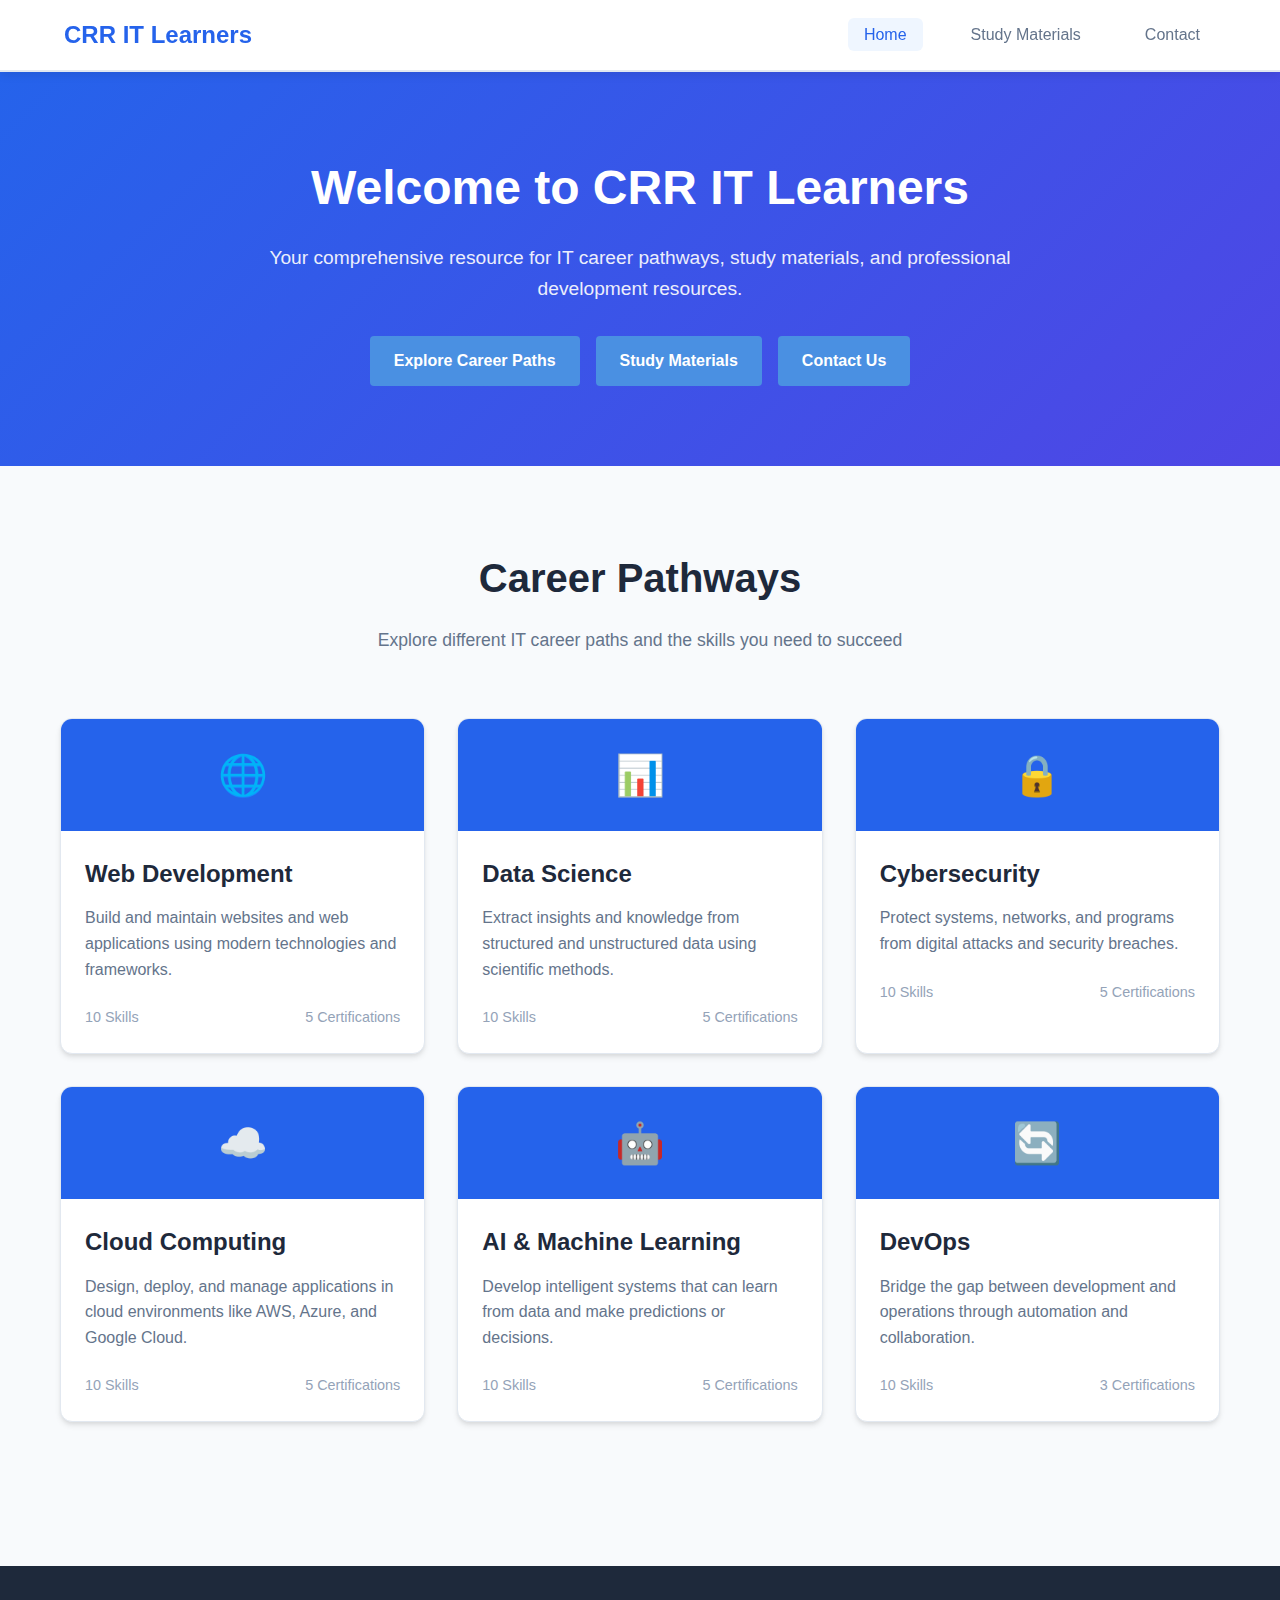
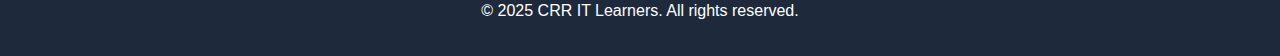
<file: index.html>
<!DOCTYPE html>
<html lang="en">
<head>
    <meta charset="UTF-8">
    <meta name="viewport" content="width=device-width, initial-scale=1.0">
    <title>CRR IT Learners - Home</title>
    <link rel="stylesheet" href="style.css">
    <script src="script.js" defer></script>
    <script src="pathways.js" defer></script>
</head>
<body>
    <nav class="navbar">
        <div class="nav-container">
            <div class="nav-logo">
                <h1>CRR IT Learners</h1>
            </div>
            <button class="nav-toggle" id="mobile-menu">
                <span class="bar"></span>
                <span class="bar"></span>
                <span class="bar"></span>
            </button>
            <ul class="nav-menu" id="nav-menu">
                <li class="nav-item">
                    <a href="index.html" class="nav-link active">Home</a>
                </li>
                <li class="nav-item">
                    <a href="semester.html" class="nav-link">Study Materials</a>
                </li>
                <li class="nav-item">
                    <a href="contact.html" class="nav-link">Contact</a>
                </li>
            </ul>
        </div>
    </nav>

    <main class="main-content">
        <section class="hero">
            <div class="hero-content">
                <h1>Welcome to CRR IT Learners</h1>
                <p>Your comprehensive resource for IT career pathways, study materials, and professional development resources.</p>
                <div class="hero-buttons">
                    <a href="#career-pathways" class="btn btn-primary">Explore Career Paths</a>
                    <a href="semester.html" class="btn btn-secondary">Study Materials</a>
                    <a href="contact.html" class="btn btn-tertiary">Contact Us</a>
                </div>
            </div>
        </section>

        <section id="career-pathways" class="career-pathways">
            <div class="container">
                <h2>Career Pathways</h2>
                <p class="section-subtitle">Explore different IT career paths and the skills you need to succeed</p>
                
                <div class="pathways-grid" id="pathways-container">
                    <!-- Career pathway cards will be dynamically inserted here -->
                </div>

                <!-- Pathway Details Modal -->
                <div id="pathway-modal" class="modal">
                    <div class="modal-content">
                        <span class="close-btn">&times;</span>
                        <div id="pathway-details">
                            <!-- Dynamic content will be inserted here -->
                        </div>
                    </div>
                </div>
            </div>
        </section>
    </main>

    <footer class="footer">
        <div class="container">
            <p>&copy; 2025 CRR IT Learners. All rights reserved.</p>
        </div>
    </footer>

    <script src="script.js"></script>
</body>
</html>
</file>
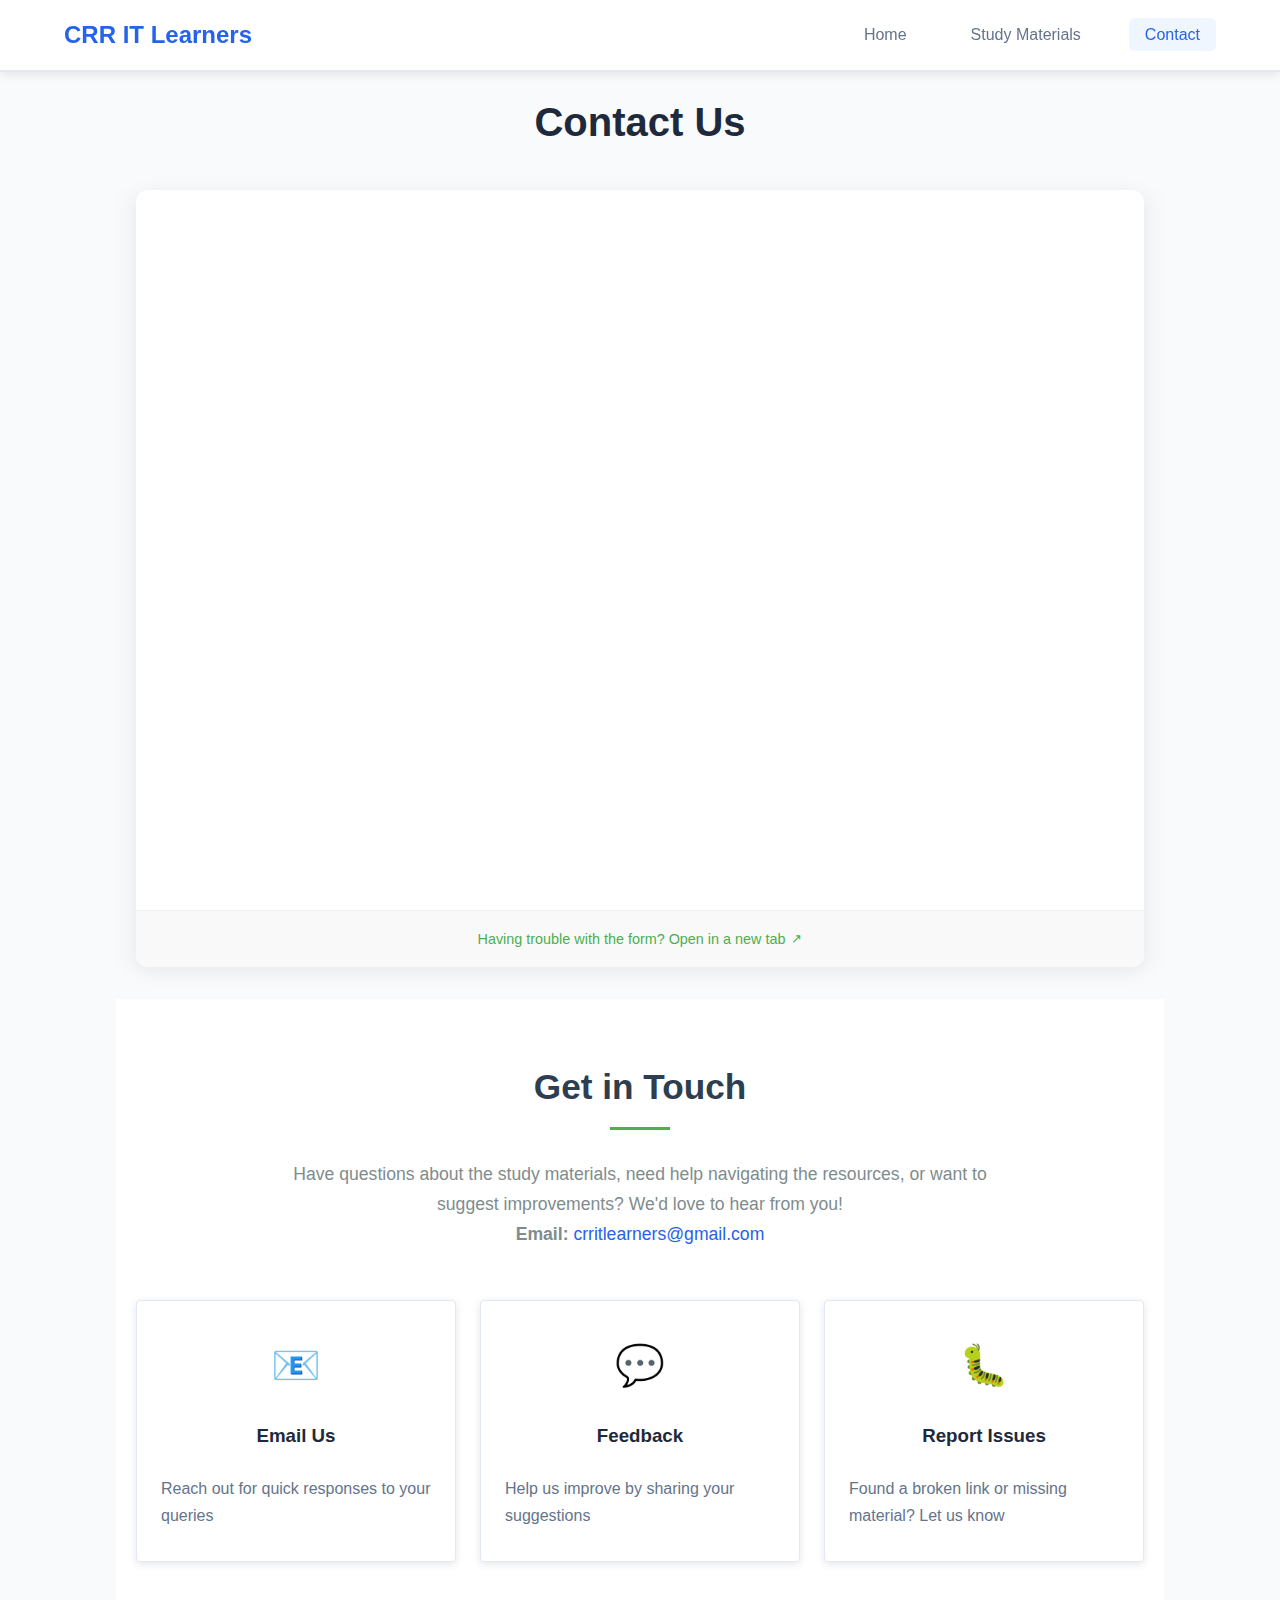
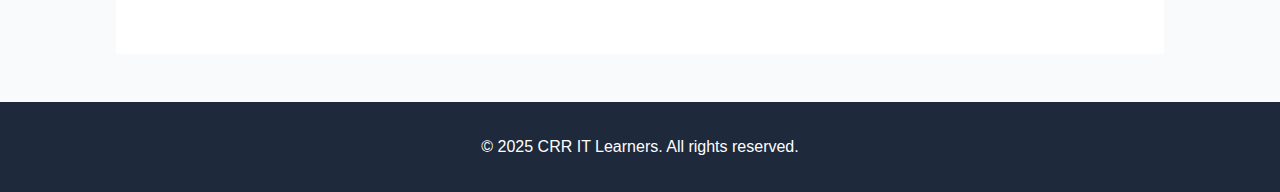
<file: contact.html>
<!DOCTYPE html>
<html lang="en">
<head>
    <meta charset="UTF-8">
    <meta name="viewport" content="width=device-width, initial-scale=1.0">
    <title>CRR IT Learners - Contact Us</title>
    <style>
        iframe {
            max-width: 100%;
            display: block;
            margin: 0 auto;
        }
    </style>
    <link rel="stylesheet" href="style.css">
    <script src="script.js" defer></script>
</head>
<body>
    <nav class="navbar">
        <div class="nav-container">
            <div class="nav-logo">
                <h1>CRR IT Learners</h1>
            </div>
            <button class="nav-toggle" id="mobile-menu">
                <span class="bar"></span>
                <span class="bar"></span>
                <span class="bar"></span>
            </button>
            <ul class="nav-menu" id="nav-menu">
                <li class="nav-item">
                    <a href="index.html" class="nav-link">Home</a>
                </li>
                <li class="nav-item">
                    <a href="semester.html" class="nav-link">Study Materials</a>
                </li>

                <li class="nav-item">
                    <form action="https://formsubmit.co/crritlearners@gmail.com" method="POST" class="custom-form">
                        <!-- Honeypot -->
                        <input type="text" name="_honey" style="display:none">
                        <!-- Disable Captcha -->
                        <input type="hidden" name="_captcha" value="false">
                        <!-- Success Page -->
                        <input type="hidden" name="_next" value="https://yourwebsite.com/thank-you.html">
                        <a href="contact.html" class="nav-link active">Contact</a>
                    </form>
                </li>
            </ul>
        </div>
    </nav>

    <main class="main-content" style="min-height: 100vh; display: flex; flex-direction: column;">
        <div class="container" style="flex: 1; display: flex; flex-direction: column;">
            <div class="page-header" style="padding: 20px 0;">
                <h1>Contact Us</h1>
            </div>

            <div class="contact-content" style="flex: 1; display: flex; flex-direction: column; max-width: 100%; margin: 0; padding: 0 20px;">
                <!-- Google Form Section -->
                <div class="contact-form-section" style="flex: 1; display: flex; flex-direction: column; padding: 0; background: #f8f9fa;">
                    <div style="flex: 1; display: flex; flex-direction: column; width: 100%; max-width: 100%; margin: 0; padding: 0 20px;">
                        
                        <div style="flex: 1; display: flex; flex-direction: column; background: white; border-radius: 12px; box-shadow: 0 4px 20px rgba(0,0,0,0.08); overflow: hidden; width: 100%; max-width: 100%; margin: 0 auto;">
                            <div style="flex: 1; display: flex; flex-direction: column; width: 100%; overflow: hidden; position: relative;">
                                <iframe 
                                    src="https://docs.google.com/forms/d/e/1FAIpQLSc8wjqrkRXHsGT9vjMmwy2AI7HtIs3YjKs4ZVqvjHNb8jf87Q/viewform?embedded=true" 
                                    width="100%" 
                                    height="100%" 
                                    frameborder="0" 
                                    marginheight="0" 
                                    marginwidth="0"
                                    style="flex: 1; border: none; margin: 0; min-height: 80vh;">
                                    Loading…
                                </iframe>
                            </div>
                            <div style="text-align: center; padding: 15px; background: #f9f9f9; border-top: 1px solid #f0f0f0;">
                                <a href="https://docs.google.com/forms/d/e/1FAIpQLSc8wjqrkRXHsGT9vjMmwy2AI7HtIs3YjKs4ZVqvjHNb8jf87Q/viewform?usp=sf_link" 
                                   target="_blank" 
                                   style="display: inline-flex; align-items: center; color: #4CAF50; text-decoration: none; font-size: 0.9rem; font-weight: 500; transition: color 0.2s ease;">
                                    <span>Having trouble with the form? Open in a new tab</span>
                                    <span style="margin-left: 6px; font-size: 0.9em; transition: transform 0.2s ease;">↗</span>
                                </a>
                            </div>
                        </div>
                    </div>
                </div>

                <!-- Contact Info Section -->
                <div class="contact-info" style="padding: 60px 0; background: #fff;">
                    <div style="max-width: 1200px; margin: 0 auto; padding: 0 20px;">
                        <div style="text-align: center; margin-bottom: 50px;">
                            <h2 style="font-size: 2.2rem; color: #2c3e50; margin: 0 0 15px 0; display: inline-block;">
                                Get in Touch
                                <span style="display: block; width: 60px; height: 3px; background: #4CAF50; margin: 12px auto 0;"></span>
                            </h2>
                            <p style="color: #7f8c8d; font-size: 1.1rem; max-width: 700px; margin: 15px auto 0;">
                                Have questions about the study materials, need help navigating the resources, or want to suggest improvements? We'd love to hear from you!<br>
                                <strong>Email:</strong> <a href="mailto:crritlearners@gmail.com" style="color: #2563eb; text-decoration: none;">crritlearners@gmail.com</a>
                            </p>
                        </div>

                        <div class="contact-details">
                            <div class="contact-item">
                                <div class="contact-icon">📧</div>
                                <h3>Email Us</h3>
                                <p>Reach out for quick responses to your queries</p>
                            </div>
                            <div class="contact-item">
                                <div class="contact-icon">💬</div>
                                <h3>Feedback</h3>
                                <p>Help us improve by sharing your suggestions</p>
                            </div>
                            <div class="contact-item">
                                <div class="contact-icon">🐛</div>
                                <h3>Report Issues</h3>
                                <p>Found a broken link or missing material? Let us know</p>
                            </div>
                        </div>
                    </div>
                </div>
            </div>
        </div>
    </main>

    <footer class="footer">
        <div class="container">
            <p>&copy; 2025 CRR IT Learners. All rights reserved.</p>
        </div>
    </footer>

    <script src="script.js"></script>
</body>
</html>
</file>
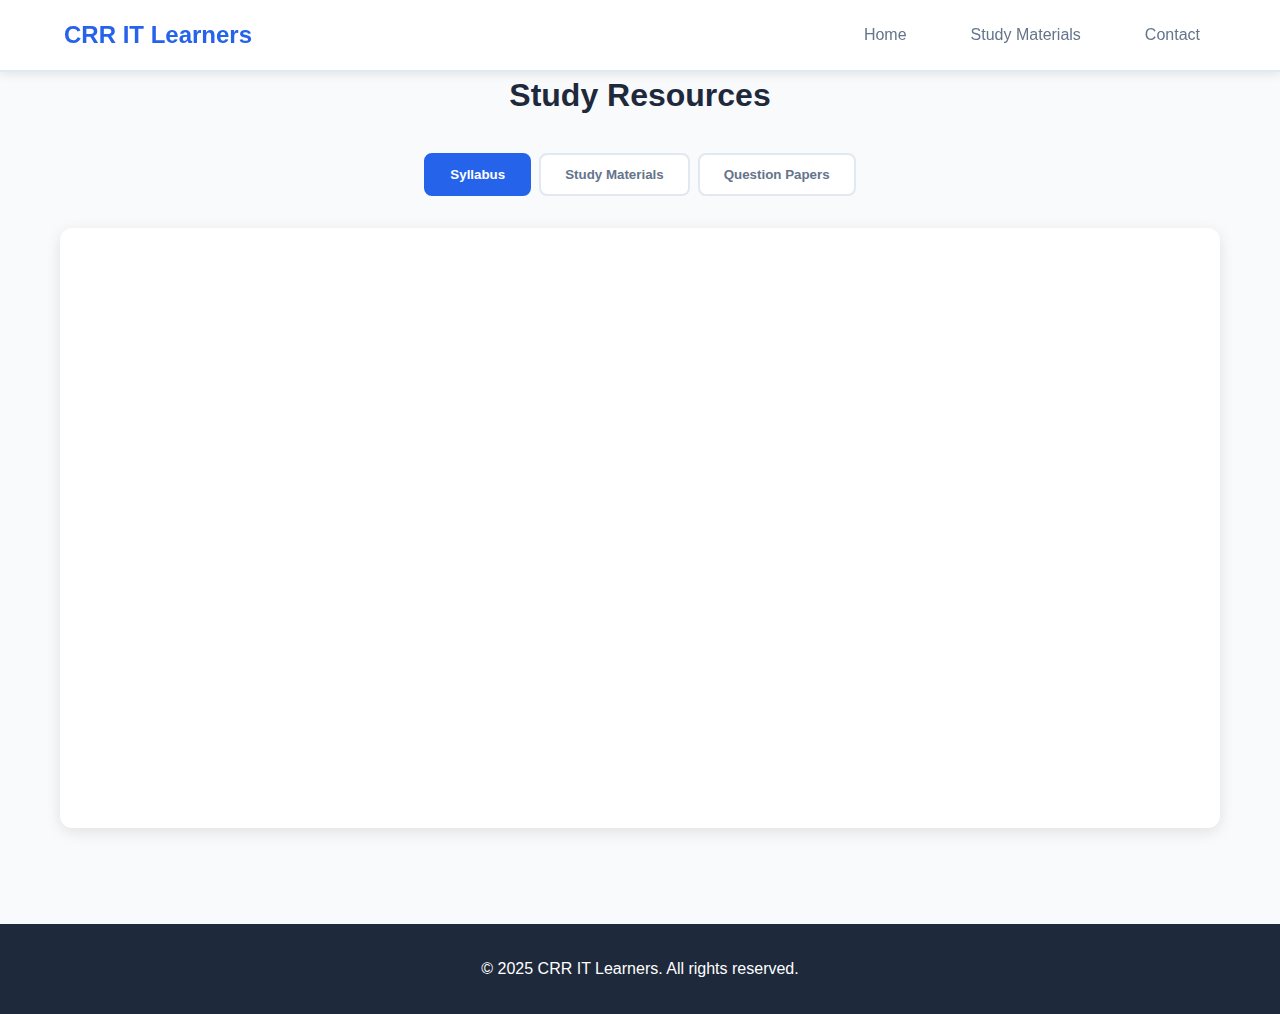
<file: semester.html>
<!DOCTYPE html>
<html lang="en">
<head>
    <meta charset="UTF-8">
    <meta name="viewport" content="width=device-width, initial-scale=1.0">
    <title>CRR IT Learners - Semester</title>
    <link rel="stylesheet" href="style.css">
    <script src="script.js" defer></script>
</head>
<body>
    <nav class="navbar">
        <div class="nav-container">
            <div class="nav-logo">
                <h1>CRR IT Learners</h1>
            </div>
            <button class="nav-toggle" id="mobile-menu">
                <span class="bar"></span>
                <span class="bar"></span>
                <span class="bar"></span>
            </button>
            <ul class="nav-menu" id="nav-menu">
                <li class="nav-item">
                    <a href="index.html" class="nav-link">Home</a>
                </li>
                <li class="nav-item">
                    <a href="semester.html" class="nav-link">Study Materials</a>
                </li>
                <li class="nav-item">
                    <a href="contact.html" class="nav-link">Contact</a>
                </li>
            </ul>
        </div>
    </nav>

    <main class="main-content">
        <div class="container">
            <!-- Study Resources Section (kept as requested) -->

            <!-- Resources section -->
            <section class="resources-section">
                <h2>Study Resources</h2>
                <div class="resources-tabs">
                    <button class="tab-button active" data-tab="syllabus">Syllabus</button>
                    <button class="tab-button" data-tab="materials">Study Materials</button>
                    <button class="tab-button" data-tab="papers">Question Papers</button>
                </div>

                <div class="tab-content">
                    <div id="syllabus" class="tab-pane active">
                        <div class="iframe-container">
                            <iframe 
                                src="https://docs.google.com/spreadsheets/d/1vVCmyutBC8qOtNfOv4nKfjGZWctkFu4ARsN9zTlzw3Y/preview"
                                frameborder="0"
                                title="Syllabus">
                            </iframe>
                        </div>
                    </div>

                    <div id="materials" class="tab-pane">
                        <div class="iframe-container">
                            <iframe 
                                src="https://docs.google.com/spreadsheets/d/1aahA-k25OzvyAHCu2fBIOtUhsADY-HYGcRui8KeFwmA/preview"
                                frameborder="0"
                                title="Study Materials">
                            </iframe>
                        </div>
                    </div>

                    <div id="papers" class="tab-pane">
                        <div class="iframe-container">
                            <iframe 
                                src="https://docs.google.com/spreadsheets/d/15Op5XHbA-tPLHM_XQ3koou_YLYag94uHjT3Oh8lkrcM/preview"
                                frameborder="0"
                                title="Question Papers">
                            </iframe>
                        </div>
                    </div>
                </div>
            </section>

            <!-- Navigation between semesters -->
            <section class="semester-navigation">
                <div class="nav-buttons">
                    <button id="prev-semester" class="nav-btn prev-btn" style="display: none;">
                        ← Previous Semester
                    </button>
                    <button id="next-semester" class="nav-btn next-btn" style="display: none;">
                        Next Semester →
                    </button>
                </div>
            </section>
        </div>
    </main>

    <footer class="footer">
        <div class="container">
            <p>&copy; 2025 CRR IT Learners. All rights reserved.</p>
        </div>
    </footer>

    <script src="script.js"></script>
</body>
</html>
</file>
<file: style.css>
/* Career Pathways Section */
.career-pathways {
    padding: 5rem 0;
    background-color: #f8fafc;
}

.career-pathways h2 {
    text-align: center;
    font-size: 2.5rem;
    margin-bottom: 1rem;
    color: #1e293b;
}

.section-subtitle {
    text-align: center;
    color: #64748b;
    max-width: 700px;
    margin: 0 auto 3rem;
    font-size: 1.1rem;
}

.pathways-grid {
    display: grid;
    grid-template-columns: repeat(auto-fill, minmax(300px, 1fr));
    gap: 2rem;
    padding: 1rem 0;
}

.pathway-card {
    background: white;
    border-radius: 12px;
    overflow: hidden;
    box-shadow: 0 4px 6px -1px rgba(0, 0, 0, 0.1), 0 2px 4px -1px rgba(0, 0, 0, 0.06);
    transition: transform 0.3s ease, box-shadow 0.3s ease;
    cursor: pointer;
    border: 1px solid #e2e8f0;
}

.pathway-card:hover {
    transform: translateY(-5px);
    box-shadow: 0 10px 15px -3px rgba(0, 0, 0, 0.1), 0 4px 6px -2px rgba(0, 0, 0, 0.05);
}

.pathway-icon {
    background: #2563eb;
    color: white;
    font-size: 2.5rem;
    padding: 1.5rem;
    text-align: center;
}

.pathway-content {
    padding: 1.5rem;
}

.pathway-content h3 {
    color: #1e293b;
    margin-bottom: 0.75rem;
    font-size: 1.5rem;
}

.pathway-content p {
    color: #64748b;
    line-height: 1.6;
    margin-bottom: 1.5rem;
}

.pathway-meta {
    display: flex;
    justify-content: space-between;
    color: #94a3b8;
    font-size: 0.9rem;
}

/* Modal Styles */
.modal {
    display: none;
    position: fixed;
    top: 0;
    left: 0;
    width: 100%;
    height: 100%;
    background-color: rgba(0, 0, 0, 0.7);
    z-index: 1000;
    overflow-y: auto;
    padding: 2rem 1rem;
}

.modal-content {
    background: white;
    margin: 2rem auto;
    max-width: 800px;
    border-radius: 12px;
    overflow: hidden;
    box-shadow: 0 20px 25px -5px rgba(0, 0, 0, 0.1), 0 10px 10px -5px rgba(0, 0, 0, 0.04);
    position: relative;
}

.close-btn {
    position: absolute;
    top: 1rem;
    right: 1.5rem;
    font-size: 2rem;
    color: #94a3b8;
    cursor: pointer;
    transition: color 0.2s;
    z-index: 10;
}

.close-btn:hover {
    color: #ef4444;
}

.pathway-details {
    padding: 2.5rem 2.5rem 2.5rem 3rem;
}

.pathway-header {
    margin-bottom: 2rem;
    padding-bottom: 1.5rem;
    border-bottom: 1px solid #e2e8f0;
}

.pathway-header h2 {
    color: #1e293b;
    font-size: 2rem;
    margin-bottom: 0.5rem;
}

.pathway-description {
    color: #475569;
    line-height: 1.7;
    margin-bottom: 2rem;
}

.details-section {
    margin-bottom: 2.5rem;
}

.details-section h3 {
    color: #1e293b;
    font-size: 1.5rem;
    margin-bottom: 1.25rem;
    padding-bottom: 0.75rem;
    border-bottom: 2px solid #e2e8f0;
}

.skills-list, .certifications-list, .resources-list {
    list-style: none;
    padding-left: 0;
}

.skills-list li, .certifications-list li, .resources-list li {
    padding: 0.75rem 1rem;
    margin-bottom: 0.5rem;
    background: #f8fafc;
    border-radius: 6px;
    display: flex;
    align-items: center;
    transition: transform 0.2s, background 0.2s;
}

.skills-list li:hover, .certifications-list li:hover, .resources-list li:hover {
    background: #f1f5f9;
    transform: translateX(5px);
}

.skill-level {
    display: inline-block;
    padding: 0.25rem 0.75rem;
    border-radius: 9999px;
    font-size: 0.75rem;
    font-weight: 600;
    margin-left: auto;
    text-transform: uppercase;
    letter-spacing: 0.05em;
}

.beginner {
    background: #dbeafe;
    color: #1e40af;
}

.intermediate {
    background: #fef3c7;
    color: #92400e;
}

.advanced {
    background: #d1fae5;
    color: #065f46;
}

.certifications-list a, .resources-list a {
    color: #2563eb;
    text-decoration: none;
    transition: color 0.2s;
    display: flex;
    align-items: center;
    width: 100%;
}

.certifications-list a:hover, .resources-list a:hover {
    color: #1d4ed8;
    text-decoration: underline;
}

.certifications-list a::before, .resources-list a::before {
    content: '🔗';
    margin-right: 0.5rem;
    font-size: 0.9em;
}

@media (max-width: 768px) {
    .pathways-grid {
        grid-template-columns: 1fr;
    }
    
    .pathway-details {
        padding: 1.5rem;
    }
    
    .modal-content {
        margin: 1rem;
    }
}

/* Reset and base styles */
* {
    margin: 0;
    padding: 0;
    box-sizing: border-box;
}

body {
    font-family: -apple-system, BlinkMacSystemFont, 'Segoe UI', Roboto, Oxygen, Ubuntu, Cantarell, sans-serif;
    line-height: 1.6;
    color: #333;
    background-color: #f8fafc;
}

.container {
    max-width: 1200px;
    margin: 0 auto;
    padding: 0 20px;
}

/* Navigation */
.navbar {
    background-color: #fff;
    box-shadow: 0 2px 10px rgba(0, 0, 0, 0.1);
    border-bottom: 2px solid #e2e8f0;
    position: fixed;
    top: 0;
    width: 100%;
    z-index: 1000;
}

.nav-container {
    max-width: 1200px;
    margin: 0 auto;
    padding: 0 24px;
    display: flex;
    justify-content: space-between;
    align-items: center;
    height: 70px;
}

.nav-logo h1 {
    color: #2563eb;
    font-size: 1.5rem;
    font-weight: 700;
}

.nav-menu {
    display: flex;
    list-style: none;
    align-items: center;
    gap: 2rem;
}

.nav-link {
    text-decoration: none;
    color: #64748b;
    font-weight: 500;
    padding: 0.5rem 1rem;
    border-radius: 6px;
    transition: all 0.3s ease;
}

.nav-link:hover,
.nav-link.active {
    color: #2563eb;
    background-color: #eff6ff;
}

/* Dropdown */
.dropdown {
    position: relative;
}

.dropdown-toggle::after {
    content: ' ▼';
    font-size: 0.7rem;
    margin-left: 0.5rem;
}

.dropdown-menu {
    position: absolute;
    top: 100%;
    left: 0;
    background: white;
    min-width: 180px;
    box-shadow: 0 10px 25px rgba(0, 0, 0, 0.15);
    border-radius: 8px;
    opacity: 0;
    visibility: hidden;
    transform: translateY(-10px);
    transition: all 0.3s ease;
    list-style: none;
    padding: 0.5rem 0;
}

.dropdown:hover .dropdown-menu {
    opacity: 1;
    visibility: visible;
    transform: translateY(0);
}

.dropdown-link {
    display: block;
    padding: 0.75rem 1rem;
    text-decoration: none;
    color: #64748b;
    transition: all 0.2s ease;
}

.dropdown-link:hover {
    background-color: #f1f5f9;
    color: #2563eb;
}

/* Mobile menu toggle */
.nav-toggle {
    display: none;
    flex-direction: column;
    background: none;
    border: none;
    cursor: pointer;
}

.bar {
    width: 25px;
    height: 3px;
    background-color: #2563eb;
    margin: 3px 0;
    transition: 0.3s;
}

/* Main content */
.main-content {
    margin-top: 70px;
    min-height: calc(100vh - 140px);
}

/* Hero section */
.hero {
    background: linear-gradient(135deg, #2563eb 0%, #4f46e5 100%);
    color: white;
    padding: 80px 0;
    text-align: center;
}

.hero-content {
    max-width: 800px;
    margin: 0 auto;
    padding: 0 20px;
}

.hero h1 {
    font-size: 3rem;
    font-weight: 700;
    margin-bottom: 1rem;
}

.hero p {
    font-size: 1.2rem;
    margin-bottom: 2rem;
    opacity: 0.9;
}

.hero-buttons {
    display: flex;
    gap: 1rem;
    justify-content: center;
    flex-wrap: wrap;
}

.btn {
    display: inline-block;
    padding: 12px 24px;
    text-decoration: none;
    border-radius: 8px;
    font-weight: 600;
    transition: all 0.3s ease;
    cursor: pointer;
    border: 2px solid transparent;
}

.btn-primary {
    background-color: white;
    color: #2563eb;
}

.btn-primary:hover {
    background-color: #f8fafc;
    transform: translateY(-2px);
}

.btn-secondary {
    background-color: #e2e8f0;
    color: #1e293b;
    border: 2px solid #cbd5e1;
}

.btn-secondary:hover {
    background-color: #cbd5e1;
    border-color: #94a3b8;
}

.btn-tertiary {
    background-color: #f8fafc;
    color: #334155;
    border: 2px solid #e2e8f0;
}

.btn-tertiary:hover {
    background-color: #f1f5f9;
    border-color: #cbd5e1;
}

/* Features section */
.features {
    padding: 80px 0;
    background-color: white;
}

.features h2 {
    text-align: center;
    font-size: 2.5rem;
    margin-bottom: 3rem;
    color: #1e293b;
}

.features-grid {
    display: grid;
    grid-template-columns: repeat(auto-fit, minmax(250px, 1fr));
    gap: 2rem;
}

.feature-card {
    text-align: center;
    padding: 2rem;
    border-radius: 12px;
    background: #f8fafc;
    transition: all 0.3s ease;
}

.feature-card:hover {
    transform: translateY(-5px);
    box-shadow: 0 10px 25px rgba(0, 0, 0, 0.1);
}

.feature-icon {
    font-size: 3rem;
    margin-bottom: 1rem;
}

.feature-card h3 {
    font-size: 1.5rem;
    margin-bottom: 1rem;
    color: #1e293b;
}

.feature-card p {
    color: #64748b;
    line-height: 1.7;
}

/* Quick access */
.quick-access {
    padding: 80px 0;
    background: linear-gradient(135deg, #f1f5f9 0%, #e2e8f0 100%);
}

.quick-access h2 {
    text-align: center;
    font-size: 2.5rem;
    margin-bottom: 3rem;
    color: #1e293b;
}

.semester-grid {
    display: grid;
    grid-template-columns: repeat(auto-fit, minmax(250px, 1fr));
    gap: 1.5rem;
}

.semester-card {
    background: white;
    padding: 2rem;
    border-radius: 12px;
    text-align: center;
    cursor: pointer;
    transition: all 0.3s ease;
    box-shadow: 0 2px 10px rgba(0, 0, 0, 0.05);
}

.semester-card:hover {
    transform: translateY(-5px);
    box-shadow: 0 10px 25px rgba(0, 0, 0, 0.15);
    background: linear-gradient(135deg, #2563eb 0%, #4f46e5 100%);
    color: white;
}

.semester-card h3 {
    font-size: 1.5rem;
    margin-bottom: 0.5rem;
    color: inherit;
}

/* Semester page specific */
.semester-header {
    padding: 2rem 0;
    text-align: center;
}

.semester-header h1 {
    font-size: 2.5rem;
    color: #1e293b;
    margin-bottom: 1rem;
}

.breadcrumb {
    color: #64748b;
    margin-bottom: 2rem;
}

.breadcrumb a {
    color: #2563eb;
    text-decoration: none;
}

.breadcrumb a:hover {
    text-decoration: underline;
}

/* Loading */
.loading {
    text-align: center;
    padding: 3rem 0;
}

.spinner {
    width: 40px;
    height: 40px;
    border: 4px solid #e2e8f0;
    border-top: 4px solid #2563eb;
    border-radius: 50%;
    animation: spin 1s linear infinite;
    margin: 0 auto 1rem;
}

@keyframes spin {
    0% { transform: rotate(0deg); }
    100% { transform: rotate(360deg); }
}

/* Subjects section */
.subjects-section {
    margin: 3rem 0;
}

.subjects-section h2 {
    font-size: 2rem;
    margin-bottom: 2rem;
    color: #1e293b;
    text-align: center;
}

.subjects-grid {
    display: grid;
    grid-template-columns: repeat(auto-fill, minmax(300px, 1fr));
    gap: 1rem;
}

.subject-card {
    background: white;
    padding: 1.5rem;
    border-radius: 8px;
    box-shadow: 0 2px 5px rgba(0, 0, 0, 0.1);
    border-left: 4px solid #2563eb;
}

.subject-card h3 {
    color: #1e293b;
    margin-bottom: 0.5rem;
}

.subject-card p {
    color: #64748b;
    font-size: 0.9rem;
}

/* Resources section */
.resources-section {
    margin: 3rem 0;
}

.resources-section h2 {
    font-size: 2rem;
    margin-bottom: 2rem;
    color: #1e293b;
    text-align: center;
}

.resources-tabs {
    display: flex;
    justify-content: center;
    margin-bottom: 2rem;
    gap: 0.5rem;
    flex-wrap: wrap;
}

.tab-button {
    padding: 12px 24px;
    background: white;
    border: 2px solid #e2e8f0;
    border-radius: 8px;
    cursor: pointer;
    font-weight: 600;
    color: #64748b;
    transition: all 0.3s ease;
}

.tab-button.active,
.tab-button:hover {
    background: #2563eb;
    color: white;
    border-color: #2563eb;
}

.tab-content {
    background: white;
    border-radius: 12px;
    overflow: hidden;
    box-shadow: 0 4px 15px rgba(0, 0, 0, 0.1);
}

.tab-pane {
    display: none;
}

.tab-pane.active {
    display: block;
}

.iframe-container {
    width: 100%;
    height: 600px;
    position: relative;
}

.iframe-container iframe {
    width: 100%;
    height: 100%;
    border: none;
}

/* Semester navigation */
.semester-navigation {
    margin: 3rem 0;
    text-align: center;
}

.nav-buttons {
    display: flex;
    justify-content: space-between;
    gap: 1rem;
    flex-wrap: wrap;
}

.nav-btn {
    padding: 12px 24px;
    background: #2563eb;
    color: white;
    border: none;
    border-radius: 8px;
    cursor: pointer;
    font-weight: 600;
    transition: all 0.3s ease;
}

.nav-btn:hover {
    background: #1d4ed8;
    transform: translateY(-2px);
}

.nav-btn:disabled {
    background: #cbd5e1;
    cursor: not-allowed;
    transform: none;
}

/* Contact page */
.page-header {
    padding: 2rem 0;
    text-align: center;
}

.page-header h1 {
    font-size: 2.5rem;
    color: #1e293b;
    margin-bottom: 1rem;
}

.contact-content {
    display: flex;
    flex-wrap: wrap;
    gap: 2rem;
    margin: 2rem 0;
}

.contact-form {
    background: #fff;
    padding: 2rem;
    border-radius: 8px;
    box-shadow: 0 2px 10px rgba(0, 0, 0, 0.1);
}

.form-group {
    margin-bottom: 1.5rem;
}

.form-group label {
    display: block;
    margin-bottom: 0.5rem;
    font-weight: 600;
    color: #333;
}

.form-group input[type="text"],
.form-group input[type="email"],
.form-group textarea {
    width: 100%;
    padding: 0.75rem;
    border: 1px solid #ddd;
    border-radius: 4px;
    font-size: 1rem;
    transition: border-color 0.3s ease;
}

.form-group input[type="text"]:focus,
.form-group input[type="email"]:focus,
.form-group textarea:focus {
    border-color: #4a90e2;
    outline: none;
    box-shadow: 0 0 0 2px rgba(74, 144, 226, 0.2);
}

.form-group textarea {
    min-height: 150px;
    resize: vertical;
}

.form-actions {
    margin-top: 1.5rem;
}

.btn {
    display: inline-block;
    padding: 0.75rem 1.5rem;
    background-color: #4a90e2;
    color: white;
    border: none;
    border-radius: 4px;
    font-size: 1rem;
    cursor: pointer;
    transition: background-color 0.3s ease;
}

.btn:hover {
    background-color: #357abd;
}

#form-message {
    margin-top: 1rem;
    padding: 0.75rem;
    border-radius: 4px;
    display: none;
}

#form-message.success {
    background-color: #d4edda;
    color: #155724;
    border: 1px solid #c3e6cb;
    display: block;
}

#form-message.error {
    background-color: #f8d7da;
    color: #721c24;
    border: 1px solid #f5c6cb;
    display: block;
}

.contact-info h2 {
    font-size: 2rem;
    color: #1e293b;
    margin-bottom: 1rem;
}

.contact-info p {
    color: #64748b;
    line-height: 1.7;
    margin-bottom: 2rem;
}

/* Contact Form */
.contact-form {
    background: #fff;
    padding: 2rem;
    border-radius: 8px;
    box-shadow: 0 4px 6px rgba(0, 0, 0, 0.1);
    max-width: 800px;
    margin: 0 auto;
}

.form-group {
    margin-bottom: 1.5rem;
}

.form-group label {
    display: block;
    margin-bottom: 0.5rem;
    color: #1e293b;
    font-weight: 500;
}

.form-group input[type="text"],
.form-group input[type="email"],
.form-group textarea {
    width: 100%;
    padding: 0.75rem;
    border: 1px solid #e2e8f0;
    border-radius: 4px;
    font-size: 1rem;
    transition: border-color 0.2s;
}

.form-group input[type="text"]:focus,
.form-group input[type="email"]:focus,
.form-group textarea:focus {
    outline: none;
    border-color: #3b82f6;
    box-shadow: 0 0 0 3px rgba(59, 130, 246, 0.1);
}

.form-group textarea {
    min-height: 150px;
    resize: vertical;
}

.required {
    color: #ef4444;
}

.submit-btn {
    background-color: #3b82f6;
    color: white;
    border: none;
    padding: 0.75rem 1.5rem;
    font-size: 1rem;
    font-weight: 500;
    border-radius: 4px;
    cursor: pointer;
    transition: background-color 0.2s;
    width: 100%;
}

.submit-btn:hover {
    background-color: #2563eb;
}

/* Success message */
.form-message {
    margin-top: 1rem;
    padding: 0.75rem;
    border-radius: 4px;
    display: none;
}

.form-message.success {
    background-color: #dcfce7;
    color: #166534;
    display: block;
}

.form-message.error {
    background-color: #fee2e2;
    color: #991b1b;
    display: block;
}

/* Responsive adjustments */
@media (max-width: 768px) {
    .contact-form {
        padding: 1.5rem;
    }
}

@media (max-width: 480px) {
    .contact-form {
        padding: 1rem;
    }
}

.contact-details {
    display: flex;
    flex-wrap: wrap;
    justify-content: center;
    gap: 1.5rem;
    margin: 2rem 0;
}

@media (max-width: 992px) {
    .contact-details {
        gap: 1rem;
    }
}

@media (max-width: 768px) {
    .contact-details {
        flex-direction: column;
        align-items: center;
    }
}

.contact-item {
    display: flex;
    flex-direction: column;
    align-items: center;
    justify-content: center;
    gap: 1rem;
    padding: 2rem 1.5rem;
    background: white;
    border-radius: 4px;
    box-shadow: 0 2px 8px rgba(0, 0, 0, 0.1);
    min-width: 280px;
    max-width: 320px;
    margin: 0 auto;
    border: 1px solid #e2e8f0;
    transition: all 0.3s ease;
    height: 100%;
}

.contact-item:hover {
    transform: translateY(-4px);
    box-shadow: 0 4px 12px rgba(0, 0, 0, 0.15);
}

.contact-icon {
    font-size: 2.5rem;
    margin-bottom: 0.5rem;
}

.contact-item h3 {
    color: #1e293b;
    margin-bottom: 0.5rem;
}

.contact-item p {
    color: #64748b;
    margin: 0;
}

.form-container {
    background: white;
    border-radius: 12px;
    overflow: hidden;
    box-shadow: 0 4px 15px rgba(0, 0, 0, 0.1);
}

.form-container iframe {
    width: 100%;
    min-height: 900px;
    border: none;
}

/* Footer */
.footer {
    background-color: #1e293b;
    color: white;
    text-align: center;
    padding: 2rem 0;
    margin-top: 3rem;
}

/* Responsive design */
@media screen and (max-width: 768px) {
    .nav-menu {
        position: fixed;
        left: -100%;
        top: 70px;
        flex-direction: column;
        background-color: white;
        width: 100%;
        text-align: center;
        transition: 0.3s;
        box-shadow: 0 10px 27px rgba(0, 0, 0, 0.05);
        padding: 2rem 0;
        height: calc(100vh - 70px);
        overflow-y: auto;
    }

    .nav-menu.active {
        left: 0;
    }

    .nav-item {
        margin: 1rem 0;
    }

    .nav-toggle {
        display: flex;
    }

    .dropdown-menu {
        position: static;
        box-shadow: none;
        opacity: 1;
        visibility: visible;
        transform: none;
        background: #f8fafc;
        margin-top: 0.5rem;
    }

    .hero h1 {
        font-size: 2rem;
    }

    .hero p {
        font-size: 1rem;
    }

    .hero-buttons {
        flex-direction: column;
        align-items: center;
    }

    .features-grid,
    .semester-grid {
        grid-template-columns: 1fr;
    }

    .subjects-grid {
        grid-template-columns: 1fr;
    }

    .resources-tabs {
        flex-direction: column;
    }

    .tab-button {
        width: 100%;
    }

    .iframe-container {
        height: 500px;
    }

    .contact-content {
        grid-template-columns: 1fr;
        gap: 2rem;
    }

    .nav-buttons {
        flex-direction: column;
    }

    .nav-btn {
        width: 100%;
    }

    .form-container iframe {
        min-height: 700px;
    }
}

@media screen and (max-width: 480px) {
    .container {
        padding: 0 15px;
    }

    .hero {
        padding: 60px 0;
    }

    .hero h1 {
        font-size: 1.8rem;
    }

    .features,
    .quick-access {
        padding: 60px 0;
    }

    .features h2,
    .quick-access h2 {
        font-size: 2rem;
    }

    .semester-header h1 {
        font-size: 2rem;
    }

    .iframe-container {
        height: 400px;
    }
}
</file>
